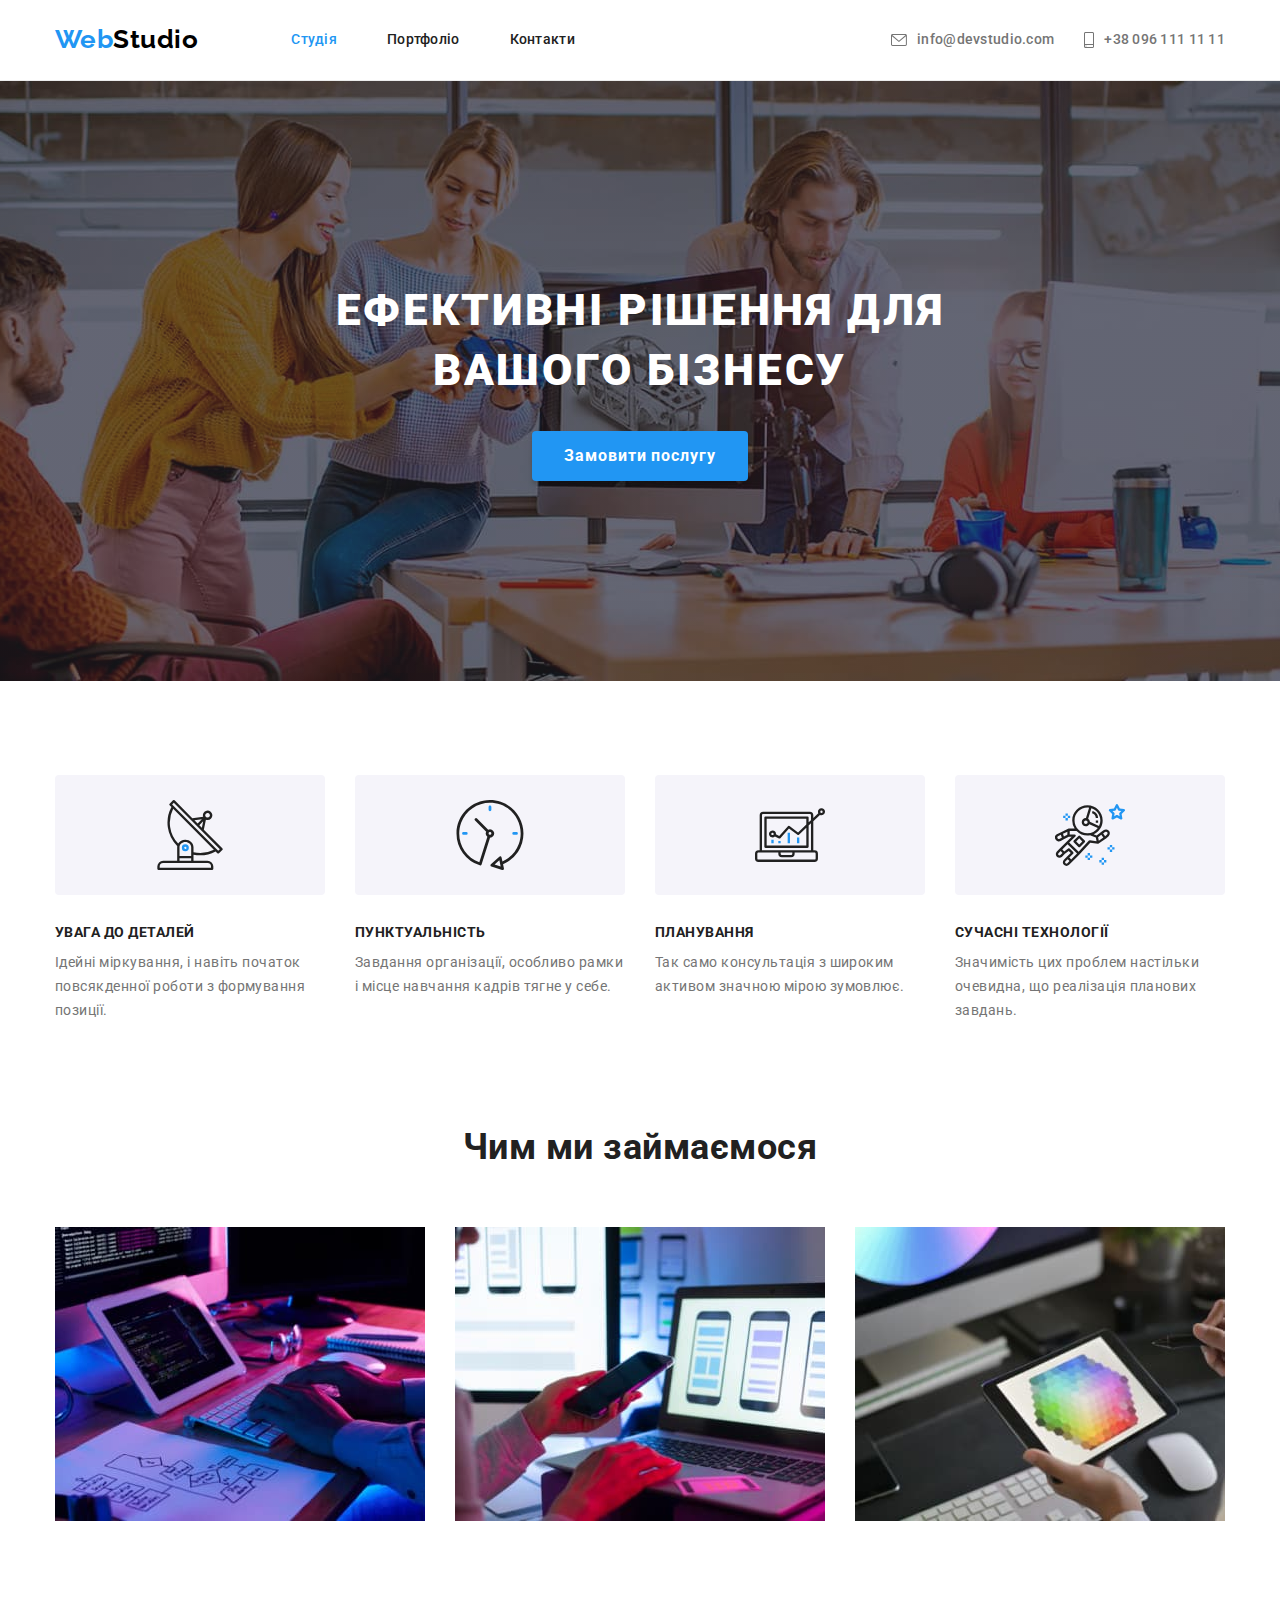
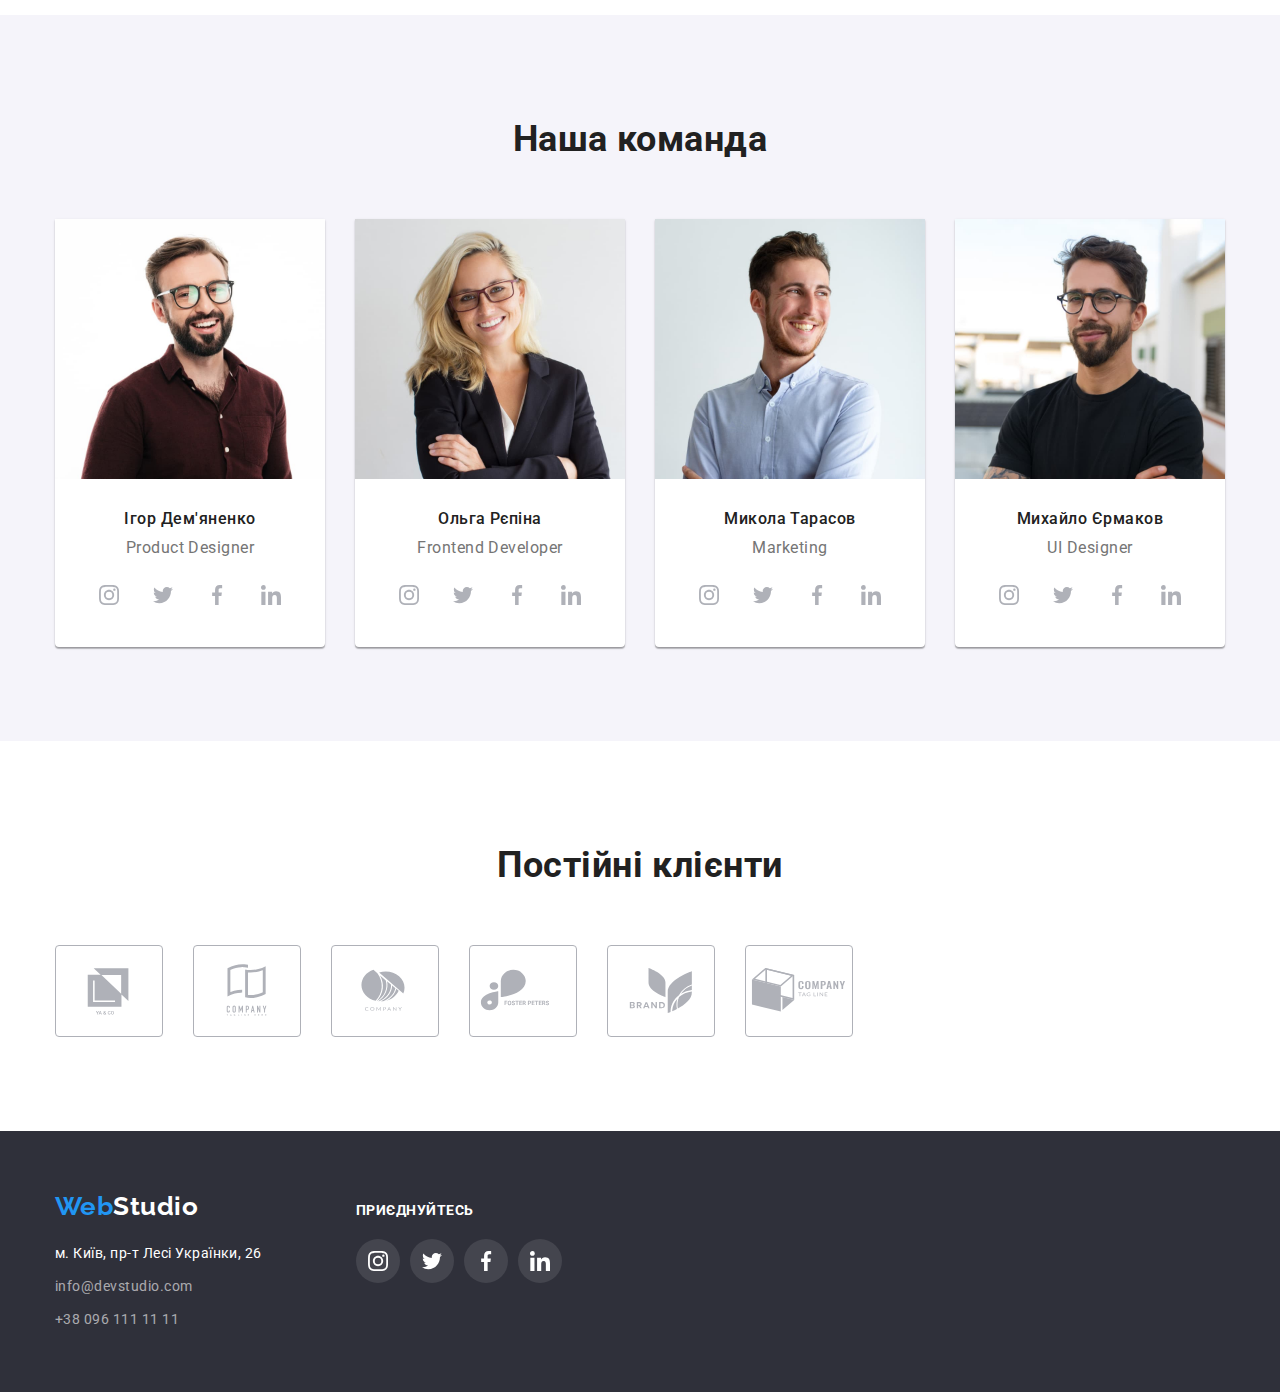
<file: index.html>
<!DOCTYPE html>
<html lang="uk">
  <head>
    <meta charset="UTF-8" />
    <meta http-equiv="X-UA-Compatible" content="IE=edge" />
    <meta name="viewport" content="width=device-width, initial-scale=1.0" />
    <title>Студія</title>
    <link rel="preconnect" href="https://fonts.googleapis.com" />
    <link rel="preconnect" href="https://fonts.gstatic.com" crossorigin />
    <link
      href="https://fonts.googleapis.com/css2?family=Raleway:wght@700&family=Roboto:wght@400;500;700;900&display=swap"
      rel="stylesheet"
    />
    <link
      rel="stylesheet"
      href="https://cdnjs.cloudflare.com/ajax/libs/modern-normalize/1.1.0/modern-normalize.min.css"
    />
    <link rel="stylesheet" href="./css/styles.css" />
  </head>
  <body>
    <header class="page-header">
      <div class="container main-nav">
        <nav class="header-nav">
          <a href="./index.html" class="logo link"
            >Web<span class="accent">Studio</span></a
          >
          <ul class="site-nav list">
            <li class="item">
              <a href="./index.html" class="link current">Студія</a>
            </li>
            <li class="item">
              <a href="./portfolio.html" class="link">Портфоліо</a>
            </li>
            <li class="item">
              <a href="#" class="link">Контакти</a>
            </li>
          </ul>
        </nav>
        <ul class="contacts-nav list">
          <li class="item">
            <a href="#" class="link">
              <svg class="contact-icon" width="16" height="12">
                <use href="./images/icons.svg#icon-envelope"></use>
              </svg>
              info@devstudio.com</a
            >
          </li>
          <li class="item">
            <a href="#" class="link">
              <svg class="contact-icon" width="10" height="16">
                <use href="./images/icons.svg#icon-smartphone"></use>
              </svg>
              +38 096 111 11 11</a
            >
          </li>
        </ul>
      </div>
    </header>
    <main>
      <section class="hero section">
        <div class="container">
          <h1 class="hero-title">Ефективні рішення для вашого бізнесу</h1>
          <button type="button" class="hero-button">Замовити послугу</button>
        </div>
      </section>
      <section class="features section">
        <div class="container">
          <h2 class="title visually-hidden">Наші переваги</h2>
          <ul class="list">
            <li class="feature-item">
              <div class="feature-image">
                <svg width="70" height="70">
                  <use href="./images/icons.svg#icon-antenna"></use>
                </svg>
              </div>
              <h3 class="subtitle">Увага до деталей</h3>
              <p class="desc">
                Ідейні міркування, і навіть початок повсякденної роботи з
                формування позиції.
              </p>
            </li>
            <li class="feature-item">
              <div class="feature-image">
                <svg width="70" height="70">
                  <use href="./images/icons.svg#icon-clock"></use>
                </svg>
              </div>
              <h3 class="subtitle">Пунктуальність</h3>
              <p class="desc">
                Завдання організації, особливо рамки і місце навчання кадрів
                тягне у себе.
              </p>
            </li>
            <li class="feature-item">
              <div class="feature-image">
                <svg width="70" height="70">
                  <use href="./images/icons.svg#icon-diagram"></use>
                </svg>
              </div>
              <h3 class="subtitle">Планування</h3>
              <p class="desc">
                Так само консультація з широким активом значною мірою зумовлює.
              </p>
            </li>
            <li class="feature-item">
              <div class="feature-image">
                <svg width="70" height="70">
                  <use href="./images/icons.svg#icon-astronaut"></use>
                </svg>
              </div>
              <h3 class="subtitle">Сучасні технології</h3>
              <p class="desc">
                Значимість цих проблем настільки очевидна, що реалізація
                планових завдань.
              </p>
            </li>
          </ul>
        </div>
      </section>
      <section class="work section">
        <div class="container">
          <h2 class="title">Чим ми займаємося</h2>
          <ul class="list">
            <li class="work-item">
              <img
                src="./images/what-we-do-box1.jpg"
                alt="Людина працює за комп'ютером"
                width="370"
                height="294"
              />
            </li>
            <li class="work-item">
              <img
                src="./images/what-we-do-box2.jpg"
                alt="Людина тримає в руках телефон і щось дивиться на екрані ноутбуку"
                width="370"
                height="294"
              />
            </li>
            <li class="work-item">
              <img
                src="./images/what-we-do-box3.jpg"
                alt="Людина обирає колір з палітри кольорів"
                width="370"
                height="294"
              />
            </li>
          </ul>
        </div>
      </section>
      <section class="team section">
        <div class="container">
          <h2 class="title">Наша команда</h2>
          <ul class="team-list list">
            <li class="card">
              <img
                src="./images/pruduct-designer.jpg"
                alt="Усміхнений хлопець в окулярах"
                width="270"
                height="260"
              />
              <div class="member-card">
                <h3 class="card-title">Ігор Дем'яненко</h3>
                <p lang="en" class="card-text">Product Designer</p>
                <ul class="team-social list">
                  <li class="team-social-item">
                    <a href="#" class="team-social-link">
                      <svg class="team-social-icon" width="20" height="20">
                        <use href="./images/icons.svg#icon-instagram"></use>
                      </svg>
                    </a>
                  </li>
                  <li class="team-social-item">
                    <a href="#" class="team-social-link">
                      <svg class="team-social-icon" width="20" height="20">
                        <use href="./images/icons.svg#icon-twitter"></use>
                      </svg>
                    </a>
                  </li>
                  <li class="team-social-item">
                    <a href="#" class="team-social-link">
                      <svg class="team-social-icon" width="20" height="20">
                        <use href="./images/icons.svg#icon-facebook"></use>
                      </svg>
                    </a>
                  </li>
                  <li class="team-social-item">
                    <a href="#" class="team-social-link">
                      <svg class="team-social-icon" width="20" height="20">
                        <use href="./images/icons.svg#icon-linkedin"></use>
                      </svg>
                    </a>
                  </li>
                </ul>
              </div>
            </li>
            <li class="card">
              <img
                src="./images/frontend-dev.jpg"
                alt="Усміхнена дівчина в окулярах"
                width="270"
                height="260"
              />
              <div class="member-card">
                <h3 class="card-title">Ольга Рєпіна</h3>
                <p lang="en" class="card-text">Frontend Developer</p>
                <ul class="team-social list">
                  <li class="team-social-item">
                    <a href="#" class="team-social-link">
                      <svg class="team-social-icon" width="20" height="20">
                        <use href="./images/icons.svg#icon-instagram"></use>
                      </svg>
                    </a>
                  </li>
                  <li class="team-social-item">
                    <a href="#" class="team-social-link">
                      <svg class="team-social-icon" width="20" height="20">
                        <use href="./images/icons.svg#icon-twitter"></use>
                      </svg>
                    </a>
                  </li>
                  <li class="team-social-item">
                    <a href="#" class="team-social-link">
                      <svg class="team-social-icon" width="20" height="20">
                        <use href="./images/icons.svg#icon-facebook"></use>
                      </svg>
                    </a>
                  </li>
                  <li class="team-social-item">
                    <a href="#" class="team-social-link">
                      <svg class="team-social-icon" width="20" height="20">
                        <use href="./images/icons.svg#icon-linkedin"></use>
                      </svg>
                    </a>
                  </li>
                </ul>
              </div>
            </li>
            <li class="card">
              <img
                src="./images/marketing.jpg"
                alt="Усміхнений хлопець"
                width="270"
                height="260"
              />
              <div class="member-card">
                <h3 class="card-title">Микола Тарасов</h3>
                <p lang="en" class="card-text">Marketing</p>
                <ul class="team-social list">
                  <li class="team-social-item">
                    <a href="#" class="team-social-link">
                      <svg class="team-social-icon" width="20" height="20">
                        <use href="./images/icons.svg#icon-instagram"></use>
                      </svg>
                    </a>
                  </li>
                  <li class="team-social-item">
                    <a href="#" class="team-social-link">
                      <svg class="team-social-icon" width="20" height="20">
                        <use href="./images/icons.svg#icon-twitter"></use>
                      </svg>
                    </a>
                  </li>
                  <li class="team-social-item">
                    <a href="#" class="team-social-link">
                      <svg class="team-social-icon" width="20" height="20">
                        <use href="./images/icons.svg#icon-facebook"></use>
                      </svg>
                    </a>
                  </li>
                  <li class="team-social-item">
                    <a href="#" class="team-social-link">
                      <svg class="team-social-icon" width="20" height="20">
                        <use href="./images/icons.svg#icon-linkedin"></use>
                      </svg>
                    </a>
                  </li>
                </ul>
              </div>
            </li>
            <li class="card">
              <img
                src="./images/ui-designer.jpg"
                alt="Хлопець з легкою посмішкою"
                width="270"
                height="260"
              />
              <div class="member-card">
                <h3 class="card-title">Михайло Єрмаков</h3>
                <p lang="en" class="card-text">UI Designer</p>
                <ul class="team-social list">
                  <li class="team-social-item">
                    <a href="#" class="team-social-link">
                      <svg class="team-social-icon" width="20" height="20">
                        <use href="./images/icons.svg#icon-instagram"></use>
                      </svg>
                    </a>
                  </li>
                  <li class="team-social-item">
                    <a href="#" class="team-social-link">
                      <svg class="team-social-icon" width="20" height="20">
                        <use href="./images/icons.svg#icon-twitter"></use>
                      </svg>
                    </a>
                  </li>
                  <li class="team-social-item">
                    <a href="#" class="team-social-link">
                      <svg class="team-social-icon" width="20" height="20">
                        <use href="./images/icons.svg#icon-facebook"></use>
                      </svg>
                    </a>
                  </li>
                  <li class="team-social-item">
                    <a href="#" class="team-social-link">
                      <svg class="team-social-icon" width="20" height="20">
                        <use href="./images/icons.svg#icon-linkedin"></use>
                      </svg>
                    </a>
                  </li>
                </ul>
              </div>
            </li>
          </ul>
        </div>
      </section>
      <section class="clients section">
        <div class="container">
          <h2 class="title">Постійні клієнти</h2>
          <ul class="clients-list list">
            <li class="client-item">
              <a href="#" class="client-link">
                <svg class="client-image" width="106" height="60">
                  <use href="./images/icons.svg#icon-logo-1"></use>
                </svg>
              </a>
            </li>
            <li class="client-item">
              <a href="#" class="client-link">
                <svg class="client-image" width="106" height="60">
                  <use href="./images/icons.svg#icon-logo-2"></use>
                </svg>
              </a>
            </li>
            <li class="client-item">
              <a href="#" class="client-link">
                <svg class="client-image" width="106" height="60">
                  <use href="./images/icons.svg#icon-logo-3"></use>
                </svg>
              </a>
            </li>
            <li class="client-item">
              <a href="#" class="client-link">
                <svg class="client-image" width="106" height="60">
                  <use href="./images/icons.svg#icon-logo-4"></use>
                </svg>
              </a>
            </li>
            <li class="client-item">
              <a href="#" class="client-link">
                <svg class="client-image" width="106" height="60">
                  <use href="./images/icons.svg#icon-logo-5"></use>
                </svg>
              </a>
            </li>
            <li class="client-item">
              <a href="#" class="client-link">
                <svg class="client-image" width="106" height="60">
                  <use href="./images/icons.svg#icon-logo-6"></use>
                </svg>
              </a>
            </li>
          </ul>
        </div>
      </section>
    </main>
    <footer class="page-footer">
      <div class="container">
        <div class="logo-address">
          <a href="./index.html" class="logo link"
            >Web<span class="accent">Studio</span></a
          >
          <address>
            <ul class="contacts list">
              <li class="footer-contact">
                <a
                  href="https://goo.gl/maps/CPtrU1FHBa2aNyZL9"
                  target="_blank"
                  rel="noopener noreferrer nofollow"
                  class="address link"
                  >м. Київ, пр-т Лесі Українки, 26</a
                >
              </li>
              <li class="footer-contact">
                <a href="mailto:info@devstudio.com" class="link"
                  >info@devstudio.com</a
                >
              </li>
              <li class="footer-contact">
                <a href="tel:+380961111111" class="link">+38 096 111 11 11</a>
              </li>
            </ul>
          </address>
        </div>

        <div class="company-socials">
          <h2 class="subtitle">Приєднуйтесь</h2>
          <ul class="company-social-list list">
            <li class="company-social-item">
              <a href="#" class="company-social-link">
                <svg class="company-social-icon" width="20" height="20">
                  <use href="./images/icons.svg#icon-instagram"></use>
                </svg>
              </a>
            </li>
            <li class="company-social-item">
              <a href="#" class="company-social-link">
                <svg class="company-social-icon" width="20" height="20">
                  <use href="./images/icons.svg#icon-twitter"></use>
                </svg>
              </a>
            </li>
            <li class="company-social-item">
              <a href="#" class="company-social-link">
                <svg class="company-social-icon" width="20" height="20">
                  <use href="./images/icons.svg#icon-facebook"></use>
                </svg>
              </a>
            </li>
            <li class="company-social-item">
              <a href="#" class="company-social-link">
                <svg class="company-social-icon" width="20" height="20">
                  <use href="./images/icons.svg#icon-linkedin"></use>
                </svg>
              </a>
            </li>
          </ul>
        </div>
      </div>
    </footer>
  </body>
</html>
</file>
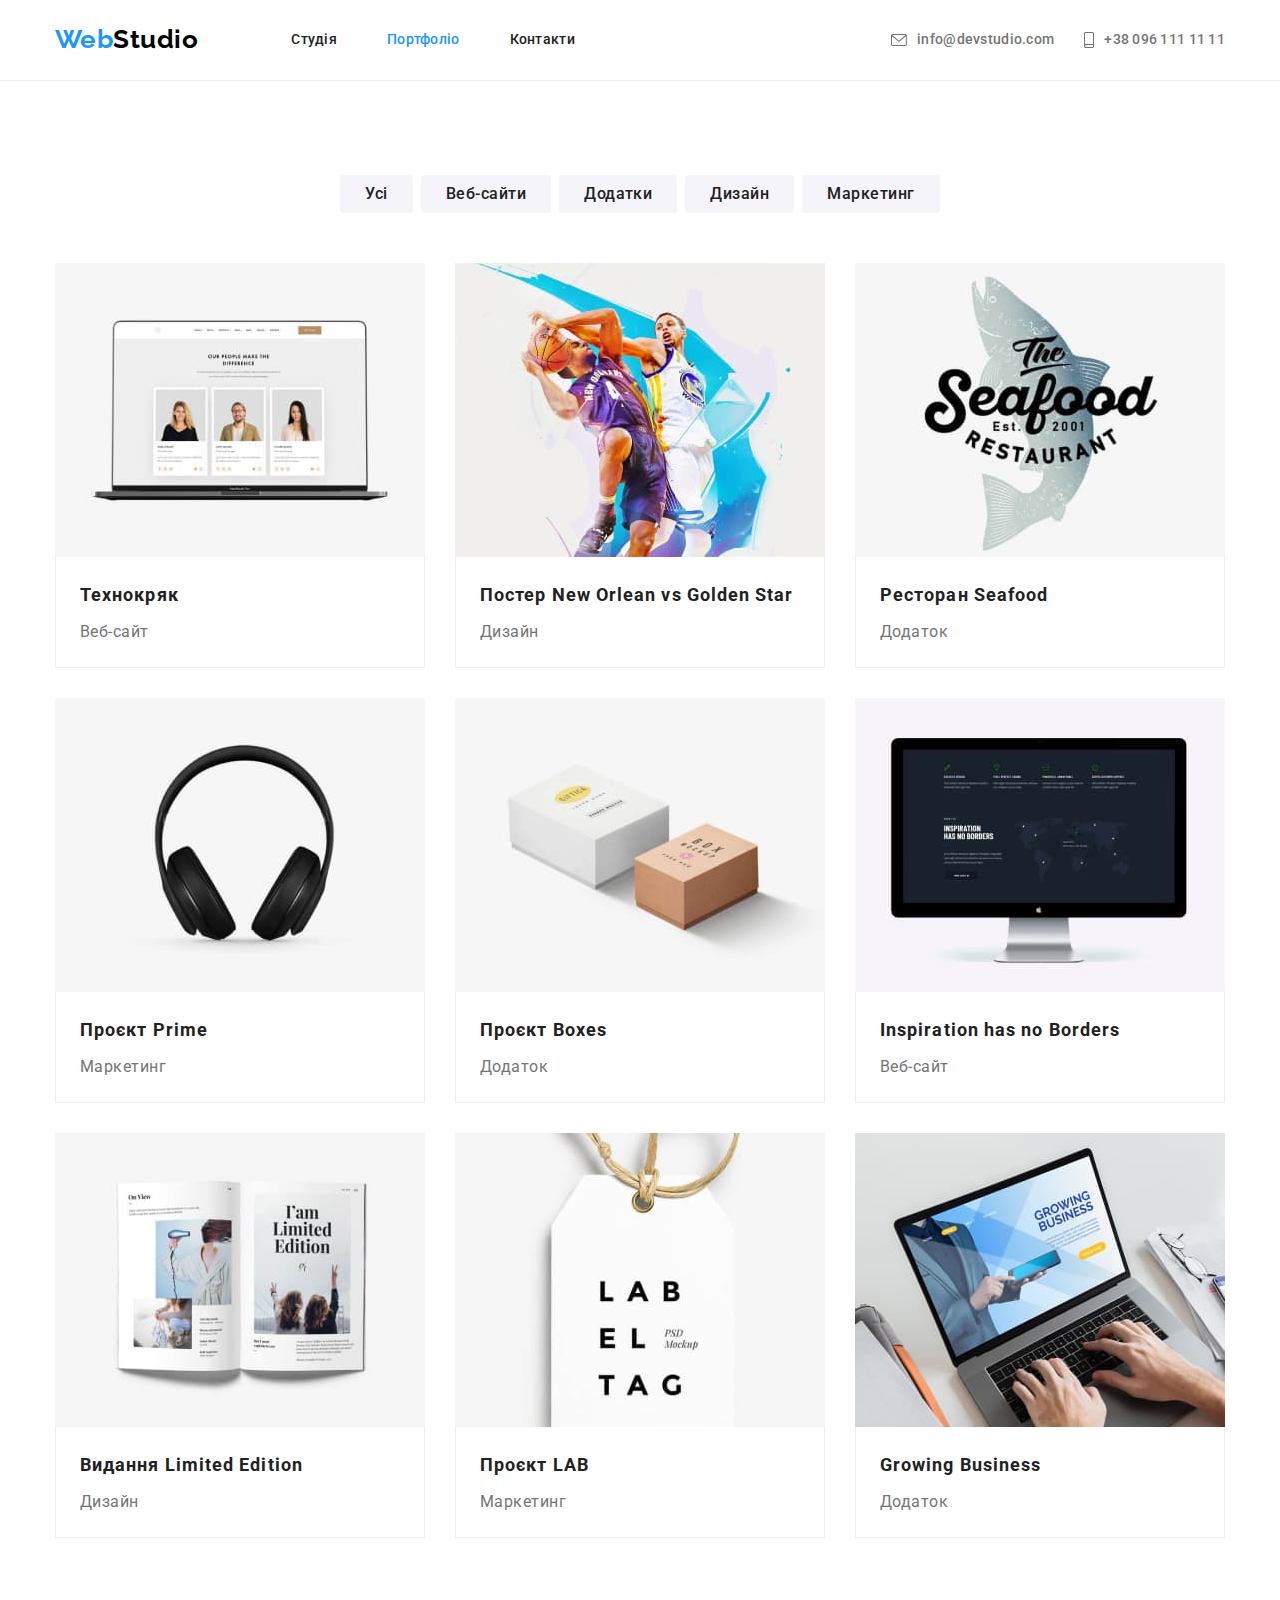
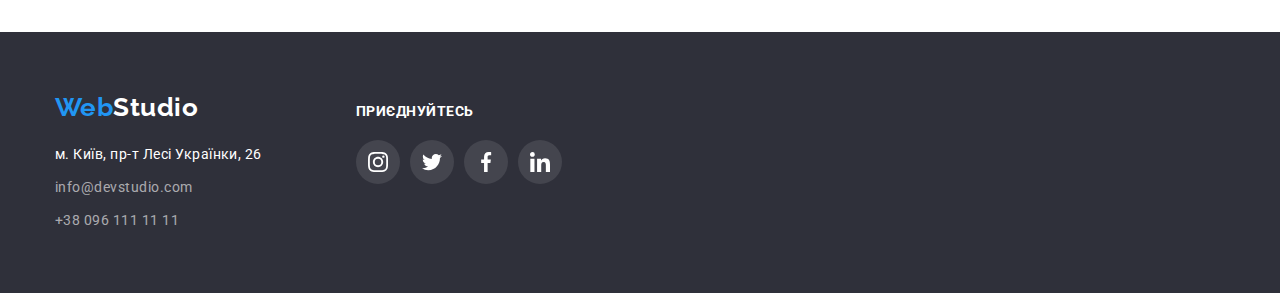
<file: portfolio.html>
<!DOCTYPE html>
<html lang="uk">
  <head>
    <meta charset="UTF-8" />
    <meta http-equiv="X-UA-Compatible" content="IE=edge" />
    <meta name="viewport" content="width=device-width, initial-scale=1.0" />
    <title>Портфоліо</title>
    <link rel="preconnect" href="https://fonts.googleapis.com" />
    <link rel="preconnect" href="https://fonts.gstatic.com" crossorigin />
    <link
      href="https://fonts.googleapis.com/css2?family=Raleway:wght@700&family=Roboto:wght@400;500;700;900&display=swap"
      rel="stylesheet"
    />
    <link
      rel="stylesheet"
      href="https://cdnjs.cloudflare.com/ajax/libs/modern-normalize/1.1.0/modern-normalize.min.css"
    />
    <link rel="stylesheet" href="./css/styles.css" />
  </head>
  <body>
    <header class="page-header">
      <div class="container main-nav">
        <nav class="header-nav">
          <a href="./index.html" class="logo link"
            >Web<span class="accent">Studio</span></a
          >
          <ul class="site-nav list">
            <li class="item">
              <a href="./index.html" class="link">Студія</a>
            </li>
            <li class="item">
              <a href="./portfolio.html" class="link current">Портфоліо</a>
            </li>
            <li class="item">
              <a href="#" class="link">Контакти</a>
            </li>
          </ul>
        </nav>
        <ul class="contacts-nav list">
          <li class="item">
            <a href="#" class="link">
              <svg class="contact-icon" width="16" height="12">
                <use href="./images/icons.svg#icon-envelope"></use>
              </svg>
              info@devstudio.com</a
            >
          </li>
          <li class="item">
            <a href="#" class="link">
              <svg class="contact-icon" width="10" height="16">
                <use href="./images/icons.svg#icon-smartphone"></use>
              </svg>
              +38 096 111 11 11</a
            >
          </li>
        </ul>
      </div>
    </header>
    <main>
      <section class="portfolio section">
        <div class="container">
          <h1 class="title visually-hidden">Наші роботи</h1>
          <div class="buttons-filters">
            <ul class="list buttons-list">
              <li><button type="button" class="button">Усі</button></li>
              <li><button type="button" class="button">Веб-сайти</button></li>
              <li><button type="button" class="button">Додатки</button></li>
              <li><button type="button" class="button">Дизайн</button></li>
              <li><button type="button" class="button">Маркетинг</button></li>
            </ul>
          </div>

          <ul class="projects list">
            <li class="project-card">
              <a href="#" class="link"
                ><img
                  src="./images/portfolio-technokryak.jpg"
                  alt="Ноутбук з візитівками людей на екрані"
                  width="370"
                />
                <div class="project-description">
                  <h2 class="project-title">Технокряк</h2>
                  <p class="project-category">Веб-сайт</p>
                </div>
              </a>
            </li>
            <li class="project-card">
              <a href="#" class="link"
                ><img
                  src="./images/portfolio-poster-neworlean.jpg"
                  alt="Гра в баскетбол"
                  width="370"
                />
                <div class="project-description">
                  <h2 class="project-title">
                    Постер <span lang="en">New Orlean vs Golden Star</span>
                  </h2>
                  <p class="project-category">Дизайн</p>
                </div>
              </a>
            </li>
            <li class="project-card">
              <a href="#" class="link"
                ><img
                  src="./images/portfolio-seafood.jpg"
                  alt="Логотип ресторану"
                  width="370"
                />
                <div class="project-description">
                  <h2 class="project-title">
                    Ресторан <span lang="en">Seafood</span>
                  </h2>
                  <p class="project-category">Додаток</p>
                </div>
              </a>
            </li>
            <li class="project-card">
              <a href="#" class="link"
                ><img
                  src="./images/portfolio-prime.jpg"
                  alt="Навушники"
                  width="370"
                />
                <div class="project-description">
                  <h2 class="project-title">
                    Проєкт <span lang="en">Prime</span>
                  </h2>
                  <p class="project-category">Маркетинг</p>
                </div>
              </a>
            </li>
            <li class="project-card">
              <a href="#" class="link"
                ><img
                  src="./images/portfolio-boxes.jpg"
                  alt="Дві коробки"
                  width="370"
                />
                <div class="project-description">
                  <h2 class="project-title">
                    Проєкт <span lang="en">Boxes</span>
                  </h2>
                  <p class="project-category">Додаток</p>
                </div>
              </a>
            </li>
            <li class="project-card">
              <a href="#" class="link"
                ><img
                  src="./images/portfolio-ispirations.jpg"
                  alt="Монітор з інформацією проекту"
                  width="370"
                />
                <div class="project-description">
                  <h2 lang="en" class="project-title">
                    Inspiration has no Borders
                  </h2>
                  <p class="project-category">Веб-сайт</p>
                </div>
              </a>
            </li>
            <li class="project-card">
              <a href="#" class="link"
                ><img
                  src="./images/portfolio-limited-edition.jpg"
                  alt="Розгорнута книга"
                  width="370"
                />
                <div class="project-description">
                  <h2 class="project-title">
                    Видання <span lang="en">Limited Edition</span>
                  </h2>
                  <p class="project-category">Дизайн</p>
                </div>
              </a>
            </li>
            <li class="project-card">
              <a href="#" class="link"
                ><img
                  src="./images/portfolio-lab.jpg"
                  alt="Ярлик з написом"
                  width="370"
                />
                <div class="project-description">
                  <h2 class="project-title">
                    Проєкт <span lang="en">LAB</span>
                  </h2>
                  <p class="project-category">Маркетинг</p>
                </div>
              </a>
            </li>
            <li class="project-card">
              <a href="#" class="link"
                ><img
                  src="./images/portfolio-growing-business.jpg"
                  alt="Людина працює за ноутбуком"
                  width="370"
                />
                <div class="project-description">
                  <h2 lang="en" class="project-title">Growing Business</h2>
                  <p class="project-category">Додаток</p>
                </div>
              </a>
            </li>
          </ul>
        </div>
      </section>
    </main>
    <footer class="page-footer">
      <div class="container">
        <div class="logo-address">
          <a href="./index.html" class="logo link"
            >Web<span class="accent">Studio</span></a
          >
          <address>
            <ul class="contacts list">
              <li class="footer-contact">
                <a
                  href="https://goo.gl/maps/CPtrU1FHBa2aNyZL9"
                  target="_blank"
                  rel="noopener noreferrer nofollow"
                  class="address link"
                  >м. Київ, пр-т Лесі Українки, 26</a
                >
              </li>
              <li class="footer-contact">
                <a href="mailto:info@devstudio.com" class="contact link"
                  >info@devstudio.com</a
                >
              </li>
              <li class="footer-contact">
                <a href="tel:+380961111111" class="contact link"
                  >+38 096 111 11 11</a
                >
              </li>
            </ul>
          </address>
        </div>
        <div class="company-socials">
          <h2 class="subtitle">Приєднуйтесь</h2>
          <ul class="company-social-list list">
            <li class="company-social-item">
              <a href="#" class="company-social-link">
                <svg class="company-social-icon" width="20" height="20">
                  <use href="./images/icons.svg#icon-instagram"></use>
                </svg>
              </a>
            </li>
            <li class="company-social-item">
              <a href="#" class="company-social-link">
                <svg class="company-social-icon" width="20" height="20">
                  <use href="./images/icons.svg#icon-twitter"></use>
                </svg>
              </a>
            </li>
            <li class="company-social-item">
              <a href="#" class="company-social-link">
                <svg class="company-social-icon" width="20" height="20">
                  <use href="./images/icons.svg#icon-facebook"></use>
                </svg>
              </a>
            </li>
            <li class="company-social-item">
              <a href="#" class="company-social-link">
                <svg class="company-social-icon" width="20" height="20">
                  <use href="./images/icons.svg#icon-linkedin"></use>
                </svg>
              </a>
            </li>
          </ul>
        </div>
      </div>
    </footer>
  </body>
</html>
</file>
<file: css/styles.css>
:root {
  --primary-text-color: #212121;
  --secondary-text-color: #757575;
  --accent-color: #2196f3;
  --hero-button-active-color: #188ce8;
  --color-white: #ffffff;
  --color-black: #000000;
  --footer-contacts-color: rgba(255, 255, 255, 0.6);
  --dark-bg-color: #2f303a;
  --secondary-bg-color: #f5f4fa;
  --header-border: #ececec;
  --card-border-color: #eee;
  --gradient: linear-gradient(rgba(47, 48, 58, 0.4), rgba(47, 48, 58, 0.4));
  --hero-bg-color: #c4c4c4;
  --icon-color: #afb1b8;
  --footer-icon-bg-color: rgba(255, 255, 255, 0.1);
}

body {
  color: var(--secondary-text-color);
  background-color: var(--color-white);
  font-family: Roboto, sans-serif;
  font-size: 16px;
  line-height: 1.19;
  letter-spacing: 0.03em;
}

.list {
  padding: 0;
  margin: 0;
  list-style: none;
}

.link {
  text-decoration: none;
}

.container {
  width: 1200px;
  padding-left: 15px;
  padding-right: 15px;
  margin: 0 auto;
}

.section {
  padding: 94px 0;
}

p {
  margin-top: 0;
  margin-bottom: 0;
}

img {
  display: block;
  max-width: 100%;
  height: auto;
}

/* Header */
.main-nav {
  display: flex;
  align-items: center;
}

/* logo */

.page-footer .logo {
  margin-top: 0;
  margin-bottom: 20px;
}

.logo {
  display: inline-block;

  color: var(--accent-color);
  font-family: Raleway, sans-serif;
  font-weight: 700;
  font-size: 26px;
  line-height: 1.2;
}

.page-header .accent {
  color: var(--color-black);
}

.page-footer .accent {
  color: var(--color-white);
}

/* header site-nav */

.page-header {
  border-bottom: 1px solid var(--header-border);
}

.header-nav {
  display: flex;
  align-items: center;
}

.site-nav {
  display: flex;
  margin-left: 93px;
}

.site-nav .item:not(:last-child) {
  margin-right: 50px;
}

.site-nav .link {
  display: block;
  padding-top: 32px;
  padding-bottom: 32px;

  color: var(--primary-text-color);
  font-weight: 500;
  font-size: 14px;
  line-height: 1.14;
  letter-spacing: 0.02em;
}

.site-nav .link:hover,
.site-nav .link:focus {
  color: var(--accent-color);
}

.site-nav .link.current {
  color: var(--accent-color);
}

/* Contacts-nav */

.contacts-nav {
  display: flex;
  margin-left: auto;
  gap: 30px;
}

.contacts-nav .link {
  display: flex;
  align-items: center;
  color: var(--secondary-text-color);
  font-weight: 500;
  font-size: 14px;
  line-height: 1.14;
  letter-spacing: 0.02em;
  fill: var(--secondary-text-color);
}

.contact-icon {
  margin-right: 10px;
}

.contacts-nav .link:hover,
.contacts-nav .link:focus {
  color: var(--accent-color);
  fill: var(--accent-color);
}

/* hero */

.hero {
  background-color: var(--dark-bg-color);
  text-align: center;
}

.hero.section {
  padding-top: 200px;
  padding-bottom: 200px;
  height: 600px;
  max-width: 1600px;
  margin-left: auto;
  margin-right: auto;
  background-color: var(--hero-bg-color);
  background-image: var(--gradient), url(../images/hero-image.jpg);
  background-repeat: no-repeat;
  background-size: cover;
  background-position: center;
}

.hero-title {
  margin-top: 0;
  margin-bottom: 30px;
  max-width: 696px;
  margin-right: auto;
  margin-left: auto;
  color: var(--color-white);
  font-weight: 900;
  font-size: 44px;
  line-height: 1.36;
  letter-spacing: 0.06em;
  text-transform: uppercase;
}

.hero-button {
  display: inline-block;
  border-radius: 4px;
  padding: 10px 32px;
  min-width: 216px;
  border: 0;
  box-shadow: 0px 4px 4px rgba(0, 0, 0, 0.15);

  color: var(--color-white);
  background-color: var(--accent-color);
  font-family: inherit;
  font-weight: 700;
  font-size: 16px;
  line-height: 1.88;
  letter-spacing: 0.06em;
  text-align: center;

  cursor: pointer;
}

.hero-button:hover {
  background-color: var(--hero-button-active-color);
}

/* sections */
.title {
  margin-top: 0;
  margin-bottom: 50px;

  color: var(--primary-text-color);
  font-size: 36px;
  line-height: 1.67;
  text-align: center;
}

.visually-hidden {
  position: absolute;
  white-space: nowrap;
  width: 1px;
  height: 1px;
  overflow: hidden;
  border: 0;
  padding: 0;
  clip: rect(0 0 0 0);
  clip-path: inset(50%);
  margin: -1px;
}

/* Main page Flexboxes */
.features .list,
.work .list,
.team-list,
.clients-list {
  display: flex;
  gap: 30px;
}

/* Features */

.feature-item {
  flex-basis: calc((100%-90px) / 4);
}

.feature-image {
  display: flex;
  align-items: center;
  justify-content: center;
  width: 270px;
  height: 120px;
  background-color: var(--secondary-bg-color);
  border-radius: 4px;
  margin-bottom: 30px;
}

.subtitle {
  margin-top: 0;
  margin-bottom: 10px;

  color: var(--primary-text-color);
  font-size: 14px;
  line-height: 1.14;
  text-transform: uppercase;
}

.features .desc {
  font-size: 14px;
  line-height: 1.71;
}

/* Work */
.work.section {
  padding: 0 0 94px;
}

.work-item {
  flex-basis: calc((100%-60px) / 3);
}

/* Team */
.team {
  background-color: var(--secondary-bg-color);
}

.team .card {
  flex-basis: calc((100%-90px) / 4);
  border-radius: 0px 0px 4px 4px;
  box-shadow: 0px 1px 3px rgba(0, 0, 0, 0.12), 0px 1px 1px rgba(0, 0, 0, 0.14),
    0px 2px 1px rgba(0, 0, 0, 0.2);
  background-color: var(--color-white);
}

.member-card {
  padding-top: 30px;
  padding-bottom: 30px;
  text-align: center;
}

.team .card-title {
  margin-top: 0;
  margin-bottom: 10px;

  color: var(--primary-text-color);
  font-weight: 500;
  font-size: 16px;
}

.team .card-text {
  margin-bottom: 16px;
}

.team .card {
  flex-basis: calc((100%-90px) / 4);
  border-radius: 0px 0px 4px 4px;
  background-color: var(--color-white);
}

.team-social {
  display: flex;
  justify-content: center;
  gap: 10px;
}

.team-social-item {
  width: 44px;
  height: 44px;
}

.team-social-link {
  display: flex;
  align-items: center;
  justify-content: center;
  width: 100%;
  height: 100%;
  border-radius: 50%;
  fill: var(--icon-color);
}

.team-social-link:hover,
.team-social-link:focus {
  background-color: var(--accent-color);
  fill: var(--color-white);
}

/* Clients */

.client-item {
  width: calc((100%-150px) / 6);
  height: 92px;
}

.client-link {
  display: flex;
  align-items: center;
  justify-content: center;
  width: 100%;
  height: 100%;
  border: 1px solid var(--icon-color);
  border-radius: 4px;
  fill: var(--icon-color);
}

.client-link:hover,
.client-link:focus {
  border-color: var(--accent-color);
  fill: var(--accent-color);
}

/* Portfolio */

.projects {
  display: flex;
  flex-wrap: wrap;
  gap: 30px;
}

.project-card {
  flex-basis: ((100%-60px)/3);
}

.project-card:hover,
.project-card:focus {
  box-shadow: 0px 1px 1px rgba(0, 0, 0, 0.12), 0px 4px 4px rgba(0, 0, 0, 0.06),
    1px 4px 6px rgba(0, 0, 0, 0.16);
}

.project-description {
  padding: 20px 24px;
  border: 1px solid var(--card-border-color);
  border-top: 0;
}

.project-title {
  margin-top: 0;
  margin-bottom: 4px;

  color: var(--primary-text-color);
  font-size: 18px;
  line-height: 2;
  letter-spacing: 0.06em;
}

.project-category {
  color: var(--secondary-text-color);
  line-height: 1.88;
}

/* button */

.buttons-filters {
  margin-bottom: 34px;
  padding-bottom: 16px;
}

.buttons-list {
  display: flex;
  justify-content: center;
  gap: 8px;
}

.button {
  border-radius: 4px;
  padding: 6px 22px;
  border: 0;

  color: var(--primary-text-color);
  background-color: var(--secondary-bg-color);
  font-family: inherit;
  font-weight: 500;
  font-size: 16px;
  line-height: 1.63;
  letter-spacing: 0.03em;
  cursor: pointer;
}

.button:first-child {
  padding-right: 25px;
  padding-left: 25px;
}

.button:hover,
.button:focus {
  color: var(--color-white);
  background-color: var(--accent-color);
  box-shadow: 0px 3px 1px rgba(0, 0, 0, 0.1), 0px 1px 2px rgba(0, 0, 0, 0.08),
    0px 2px 2px rgba(0, 0, 0, 0.12);
}

/* footer */

.page-footer {
  padding-top: 60px;
  padding-bottom: 60px;

  background-color: var(--dark-bg-color);
}

.page-footer .container {
  display: flex;
  gap: 70px;
  align-items: baseline;
}

.footer-contact {
  width: 231px;
}

.footer-contact:not(:last-child) {
  margin-bottom: 9px;
}

.contacts .link {
  color: var(--footer-contacts-color);
  font-style: normal;
  font-size: 14px;
  line-height: 1.71;
}

.contacts .address.link {
  color: var(--color-white);
}

.contacts .link:hover,
.contacts .link:focus {
  color: var(--accent-color);
}

.company-socials .subtitle {
  color: var(--color-white);
  margin-bottom: 20px;
}
.company-social-list {
  display: flex;
  gap: 10px;
}

.company-social-item {
  width: 44px;
  height: 44px;
}

.company-social-link {
  display: flex;
  align-items: center;
  justify-content: center;
  width: 100%;
  height: 100%;
  border-radius: 50%;
  background: var(--footer-icon-bg-color);
  fill: var(--color-white);
}

.company-social-link:hover,
.company-social-link:focus {
  background-color: var(--accent-color);
}
</file>
